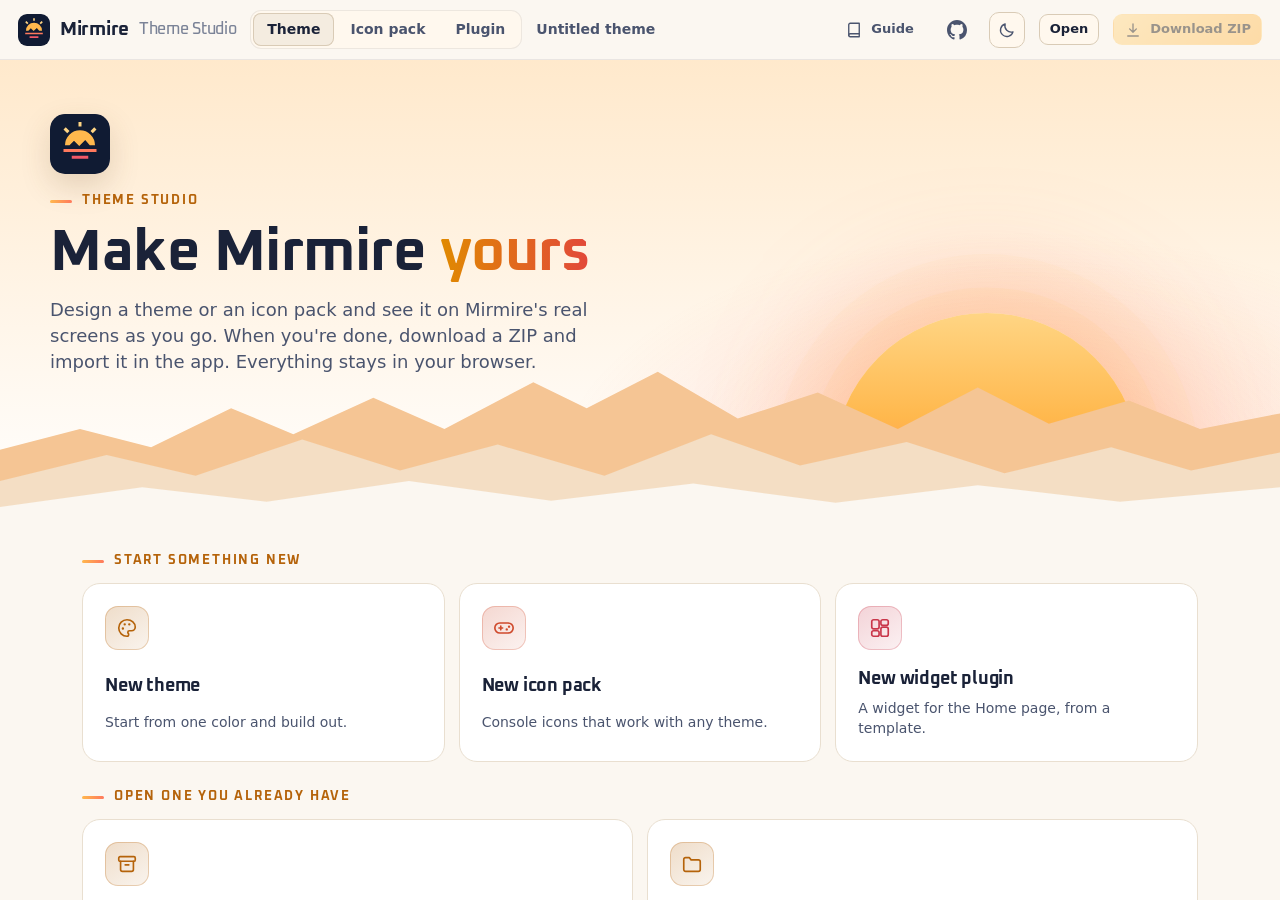
<file: docs/theme-maker/index.html>
<!doctype html>
<html lang="en">
<head>
  <meta charset="utf-8">
  <meta name="viewport" content="width=device-width, initial-scale=1">
  <title>Mirmire Theme Studio</title>
  <meta name="description" content="Design themes and console icon packs for Mirmire, the retro game launcher for Android, with a live preview of the app's screens.">
  <link rel="icon" href="assets/mirmire-icon.svg" type="image/svg+xml">
  <link rel="stylesheet" href="studio.css">
</head>
<body>
  <div class="app">
    <header class="bar">
      <a class="brand" href="../" title="Back to the Mirmire site"><img class="mark" src="assets/mirmire-icon.svg" alt="" width="34" height="34">Mirmire <small>Theme Studio</small></a>
      <div class="seg" id="mode" role="tablist" aria-label="What you're making">
        <button data-mode="theme" class="on">Theme</button>
        <button data-mode="icons">Icon pack</button>
        <button data-mode="plugin">Plugin</button>
      </div>
      <span class="hide-sm" id="title" style="color:var(--ink-2);font-weight:600;overflow:hidden;text-overflow:ellipsis;white-space:nowrap"></span>
      <span class="spacer"></span>
      <a class="btn ghost small hide-sm" href="../CREATING.html" target="_blank" rel="noopener"><svg viewBox="0 0 24 24" fill="none" stroke="currentColor" stroke-width="1.8" stroke-linecap="round" stroke-linejoin="round" aria-hidden="true"><path d="M5 5a2 2 0 0 1 2-2h12v14H7a2 2 0 0 0-2 2z"/><path d="M5 19a2 2 0 0 0 2 2h12v-4"/></svg>Guide</a>
      <a class="iconbtn" href="https://github.com/Mirmire-Launcher/mirmire" target="_blank" rel="noopener" title="Mirmire on GitHub" aria-label="Mirmire on GitHub"><svg width="20" height="20" viewBox="0 0 16 16" fill="currentColor" aria-hidden="true"><path d="M8 0C3.58 0 0 3.58 0 8c0 3.54 2.29 6.53 5.47 7.59.4.07.55-.17.55-.38 0-.19-.01-.82-.01-1.49-2.01.37-2.53-.49-2.69-.94-.09-.23-.48-.94-.82-1.13-.28-.15-.68-.52-.01-.53.63-.01 1.08.58 1.23.82.72 1.21 1.87.87 2.33.66.07-.52.28-.87.51-1.07-1.78-.2-3.64-.89-3.64-3.95 0-.87.31-1.59.82-2.15-.08-.2-.36-1.02.08-2.12 0 0 .67-.21 2.2.82.64-.18 1.32-.27 2-.27.68 0 1.36.09 2 .27 1.53-1.04 2.2-.82 2.2-.82.44 1.1.16 1.92.08 2.12.51.56.82 1.27.82 2.15 0 3.07-1.87 3.75-3.65 3.95.29.25.54.73.54 1.48 0 1.07-.01 1.93-.01 2.2 0 .21.15.46.55.38A8.013 8.013 0 0016 8c0-4.42-3.58-8-8-8z"/></svg></a>
      <button class="iconbtn" id="themeBtn" title="Light or dark page" aria-label="Light or dark page"><svg width="18" height="18" viewBox="0 0 24 24" fill="none" stroke="currentColor" stroke-width="1.8" stroke-linecap="round" stroke-linejoin="round" aria-hidden="true"><path d="M20 14.5A8.5 8.5 0 0 1 9.5 4 8.5 8.5 0 1 0 20 14.5z"/></svg></button>
      <button class="btn small" id="newBtn">Open</button>
      <button class="btn primary small" id="downloadTop"><svg viewBox="0 0 24 24" fill="none" stroke="currentColor" stroke-width="1.8" stroke-linecap="round" stroke-linejoin="round" aria-hidden="true"><path d="M12 4v11M7.5 10.5L12 15l4.5-4.5M5 20h14"/></svg>Download ZIP</button>
    </header>

    <div class="work">
      <nav class="nav" id="nav" aria-label="Sections"></nav>
      <section class="editor" id="editor" aria-label="Editor"></section>
      <section class="stage" aria-label="Live preview">
        <div class="stagetop">
          <div class="stagebar">
            <span class="barlabel">Screen</span>
            <div class="seg" id="scenes"></div>
            <span class="spacer"></span>
            <div class="toolset" role="group" aria-label="Preview tools">
              <button class="btn small" id="pickBtn" title="Click part of the preview to edit its color">Pick</button>
              <button class="btn small on" id="soundBtn" title="Navigation sounds">Sounds</button>
              <button class="btn small" id="musicBtn" title="Play the theme's music">Music</button>
            </div>
          </div>
          <div class="stagebar viewopts">
            <label class="opt"><span>Device</span><select class="input" id="frame" aria-label="Frame"><option value="device">Handheld</option><option value="flat">Screen only</option><option value="dual">Dual screen</option></select></label>
            <label class="opt"><span>Size</span><select class="input" id="screenSize" aria-label="Screen"></select></label>
            <label class="opt"><span>Buttons</span><select class="input" id="glyphs" aria-label="Controller buttons" title="Which controller's buttons the hints show. Matches Settings › Controls in the app."></select></label>
          </div>
        </div>
        <div class="viewport" id="viewport">
          <div class="device hh" id="device">
            <div class="grip l"><span class="well"><span class="stick"></span></span><span class="dpad"><i></i><i></i><i></i></span><span class="hh-sys"><i></i></span><span class="grille"><i></i><i></i><i></i><i></i><i></i><i></i><i></i><i></i></span></div><div class="grip r"><span class="face"><b>Y</b><b>X</b><b>B</b><b>A</b></span><span class="well"><span class="stick"></span></span><span class="hh-sys"><i></i></span><span class="grille"><i></i><i></i><i></i><i></i><i></i><i></i><i></i><i></i></span></div>
            <div class="screen" id="screen" tabindex="0" aria-label="Preview. Use the arrow keys, Enter and Escape."><div class="screen-inner" id="screenInner"></div></div>
            <div class="screen screen2" id="screen2" aria-label="Second screen preview"><div class="screen-inner" id="screen2Inner"></div></div>
          </div>
        </div>
        <div class="stagefoot">
          <div class="paletteStrip" id="strip"></div>
          <div class="checks" id="checks"></div>
          <span class="tip">Arrow keys move · Enter opens · Esc goes back · Q / E switch tabs</span>
        </div>
      </section>
    </div>
  </div>

  <div class="start hidden" id="start"></div>
  <div class="dropzone hidden" id="dropzone"><div>Drop to add<small>A theme or icon pack ZIP, a folder, or loose images, videos and sounds. They're sorted by name.</small></div></div>
  <div class="toast hidden" id="toast" role="status"></div>

  <script type="module" src="js/app.js"></script>
</body>
</html>
</file>
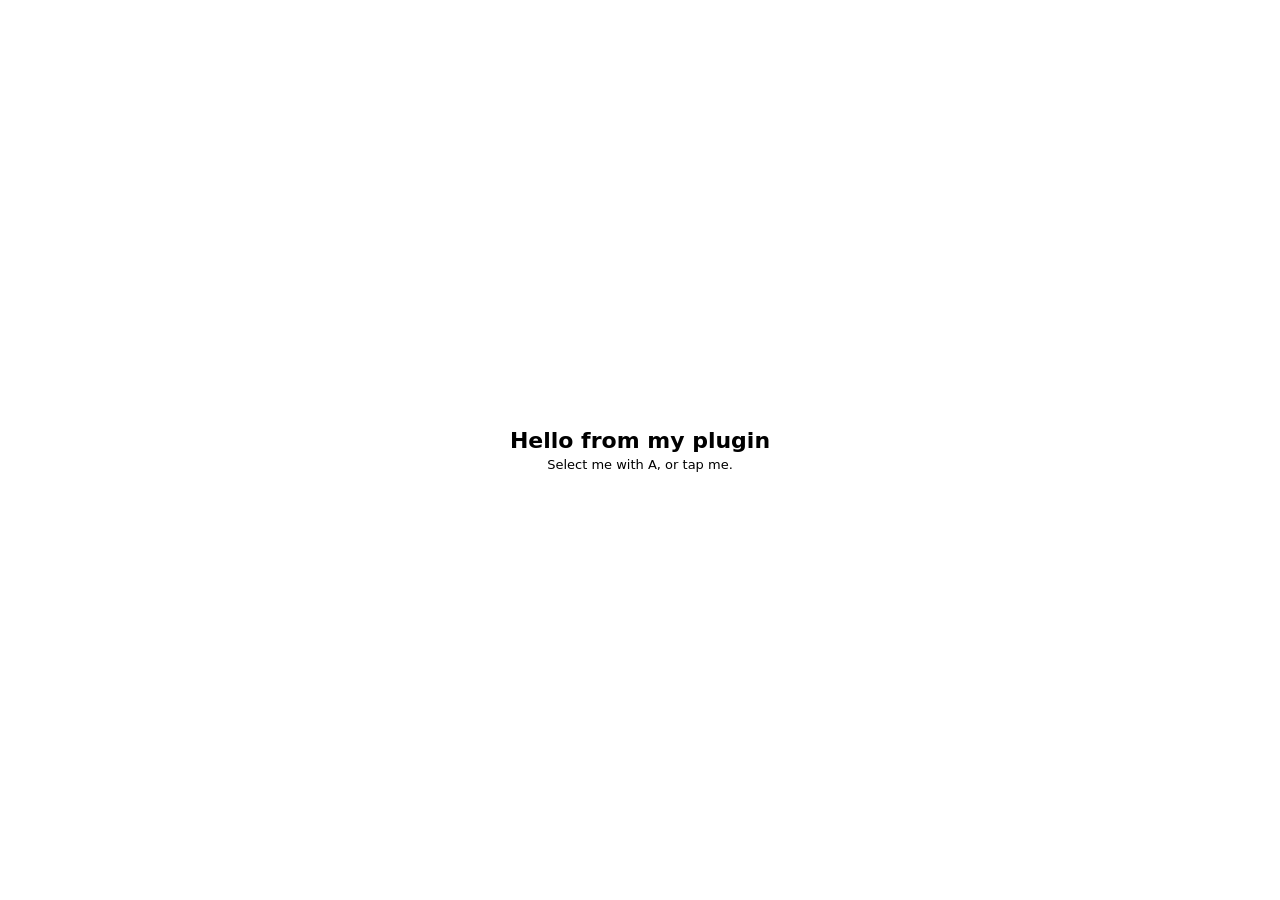
<file: docs/theme-maker/assets/plugins/blank.html>
<!doctype html>
<html>
<head>
<meta charset="utf-8">
<style>
  /* Theme colors arrive as CSS variables: --primary, --on-surface, --on-surface-variant, --tertiary… */
  html, body { margin: 0; height: 100%; }
  body { display: grid; place-items: center; font-family: system-ui, sans-serif; color: var(--on-surface); }
  h1 { margin: 0; font-size: 22px; color: var(--primary); }
  p { margin: 4px 0 0; color: var(--on-surface-variant); font-size: 13px; text-align: center; }
</style>
</head>
<body>
  <div>
    <h1 id="hello">Hello from my plugin</h1>
    <p>Select me with A, or tap me.</p>
  </div>
<script>
  const m = window.mirmire;
  let taps = Number(m.storage.get("taps") || 0);
  function show() { document.getElementById("hello").textContent = taps ? `Selected ${taps} time${taps === 1 ? "" : "s"}` : "Hello from my plugin"; }
  function select() { taps++; m.storage.set("taps", taps); show(); }
  document.addEventListener("click", select);
  window.addEventListener("mirmire:select", select);
  show();
</script>
</body>
</html>
</file>
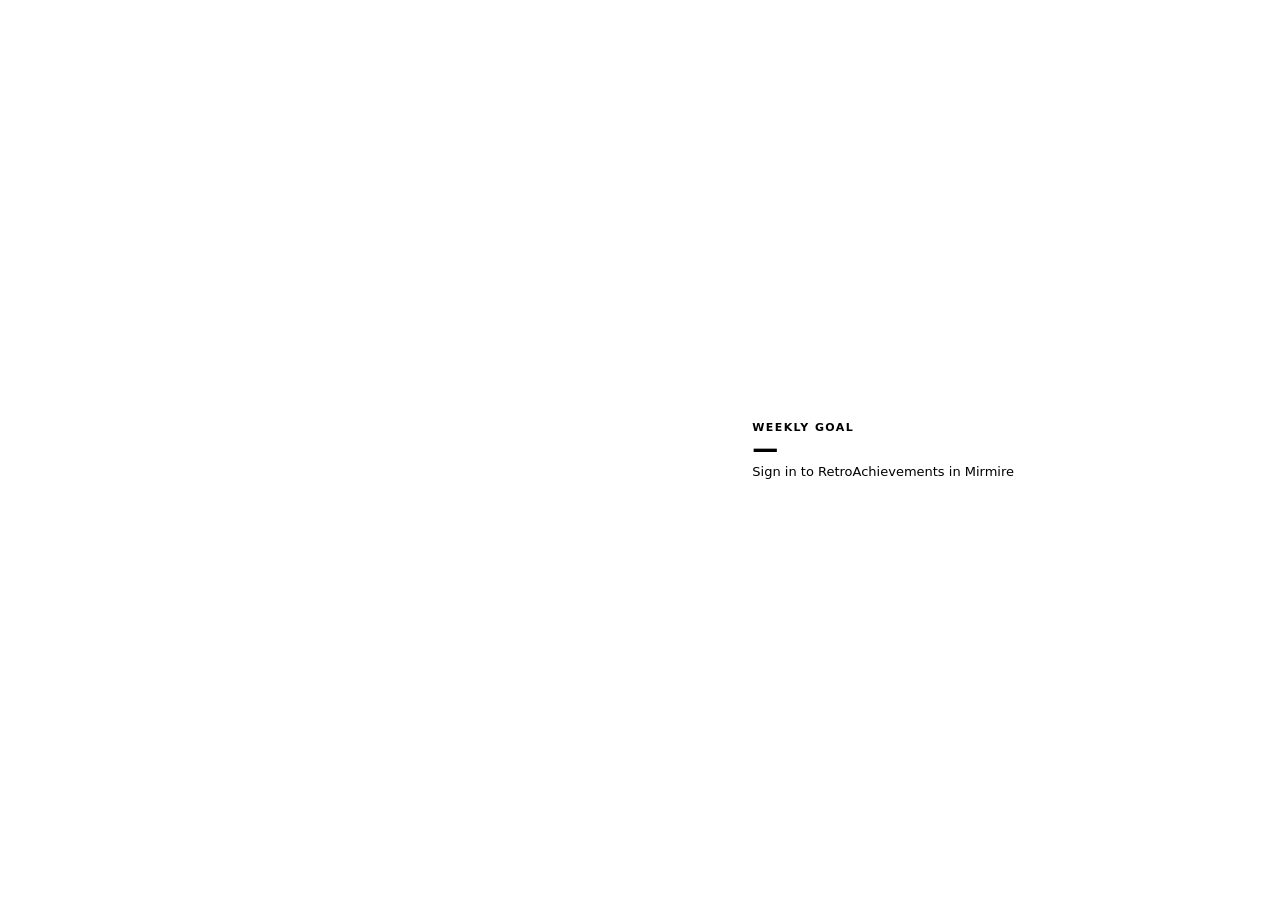
<file: docs/theme-maker/assets/plugins/trophy-meter.html>
<!doctype html>
<html>
<head>
<meta charset="utf-8">
<style>
  html, body { margin: 0; height: 100%; }
  body { display: flex; align-items: center; gap: 16px; padding: 12px 18px; box-sizing: border-box; font-family: system-ui, sans-serif; color: var(--on-surface); }
  svg { height: 82%; flex: none; }
  .k { font-size: 11px; font-weight: 800; letter-spacing: 1.4px; color: var(--tertiary); text-transform: uppercase; }
  .n { font-size: 26px; font-weight: 800; }
  .s { font-size: 13px; color: var(--on-surface-variant); }
</style>
</head>
<body>
  <svg viewBox="0 0 100 100"><circle cx="50" cy="50" r="42" fill="none" stroke="var(--surface-variant)" stroke-width="10"/>
    <circle id="arc" cx="50" cy="50" r="42" fill="none" stroke="var(--tertiary)" stroke-width="10" stroke-linecap="round"
      stroke-dasharray="264" stroke-dashoffset="264" transform="rotate(-90 50 50)"/></svg>
  <div><div class="k">Weekly goal</div><div class="n" id="n">—</div><div class="s" id="s">Sign in to RetroAchievements in Mirmire</div></div>
<script>
  // Needs the "achievements" permission in plugin.json.
  const a = window.mirmire.achievements();
  const GOAL = 100; // points this week
  if (a) {
    const pct = Math.min(1, a.weekPoints / GOAL);
    document.getElementById("arc").style.strokeDashoffset = 264 * (1 - pct);
    document.getElementById("n").textContent = `${a.weekPoints} / ${GOAL} points`;
    document.getElementById("s").textContent = `${a.weekUnlocks} unlocks this week` + (a.streakDays > 1 ? ` · ${a.streakDays} day streak` : "");
  }
</script>
</body>
</html>
</file>
<file: docs/theme-maker/studio.css>
@font-face { font-family: Oxanium; src: url("assets/fonts/oxanium_regular.ttf") format("truetype"); font-weight: 400; }
@font-face { font-family: Oxanium; src: url("assets/fonts/oxanium_medium.ttf") format("truetype"); font-weight: 500; }
@font-face { font-family: Oxanium; src: url("assets/fonts/oxanium_semibold.ttf") format("truetype"); font-weight: 600; }
@font-face { font-family: Oxanium; src: url("assets/fonts/oxanium_bold.ttf") format("truetype"); font-weight: 700 900; }

/* The same palette as the landing page: dawn navy with gold, coral and rose. */
:root {
  --ink: #FFF4E4; --ink-2: #C9D2E1; --ink-3: #8D9AB0; --bg: #0B1326; --panel: #101B33; --panel-2: #142037;
  --panel-3: #1B2A45; --line: #25364F; --line-2: #354869; --accent: #FFB84D; --accent-ink: #241A11;
  --hero-top: #16244A; --ridge-1: #2C2A57; --ridge-2: #17213F; --hair: #ffffff10; --shadow: #0009;
  --tone-gold: #FFB84D; --tone-coral: #FF8A70; --tone-rose: #FF7B88;
  --gold: #FFB84D; --pale: #FFD584; --coral: #FF795D; --rose: #F25967;
  --good: #4FD18B; --warn: #FFC857; --bad: #FF7A7A; --radius: 14px;
  color-scheme: dark;
}
:root[data-theme="light"] {
    --ink: #1A2238; --ink-2: #4A546E; --ink-3: #7B8397; --bg: #FBF7F1; --panel: #FFFFFF; --panel-2: #FFF8EE;
    --panel-3: #F4ECE0; --line: #E9DFD0; --line-2: #D9CBB6; --accent: #B5630A; --accent-ink: #FFFFFF;
    --hero-top: #FFE9CC; --ridge-1: #F5C594; --ridge-2: #F4DEC4; --hair: #1A223814; --shadow: #6B4A1F2E;
    --tone-gold: #B5630A; --tone-coral: #CF4A2C; --tone-rose: #C9364A; color-scheme: light;
}
@media (prefers-color-scheme: light) {
  :root:not([data-theme="dark"]) {
    --ink: #1A2238; --ink-2: #4A546E; --ink-3: #7B8397; --bg: #FBF7F1; --panel: #FFFFFF; --panel-2: #FFF8EE;
    --panel-3: #F4ECE0; --line: #E9DFD0; --line-2: #D9CBB6; --accent: #B5630A; --accent-ink: #FFFFFF;
    --hero-top: #FFE9CC; --ridge-1: #F5C594; --ridge-2: #F4DEC4; --hair: #1A223814; --shadow: #6B4A1F2E;
    --tone-gold: #B5630A; --tone-coral: #CF4A2C; --tone-rose: #C9364A; color-scheme: light;
  }
}

* { box-sizing: border-box; }
html, body { margin: 0; height: 100%; }
body { background: var(--bg); color: var(--ink); font: 14px/1.45 "Inter", "Source Sans 3", system-ui, -apple-system, sans-serif; }
button, input, select, textarea { font: inherit; color: inherit; }
button { cursor: pointer; }
code { font-family: ui-monospace, Menlo, monospace; font-size: .9em; background: var(--panel-3); padding: 1px 5px; border-radius: 5px; }
a { color: var(--accent); }
.hidden { display: none !important; }

/* ---------- app shell ---------- */
.app { display: grid; grid-template-rows: 60px 1fr; height: 100vh; }
.bar { display: flex; align-items: center; gap: 14px; padding: 0 18px; border-bottom: 1px solid var(--line); background: var(--panel); }
.brand { display: flex; align-items: center; gap: 10px; font-family: Oxanium, sans-serif; font-weight: 700; font-size: 17px; letter-spacing: .3px; white-space: nowrap; }
.brand .mark { width: 32px; height: 32px; border-radius: 9px; display: block; box-shadow: 0 0 0 1px #ffffff14; }
.brand small { color: var(--ink-3); font-weight: 500; font-family: inherit; }
.seg { display: inline-flex; padding: 3px; gap: 2px; border-radius: 11px; background: var(--panel-3); }
.seg button { border: 0; background: none; padding: 6px 14px; border-radius: 8px; color: var(--ink-2); font-weight: 600; white-space: nowrap; }
.seg button.on { background: var(--panel); color: var(--ink); box-shadow: 0 1px 3px #0003; }
.spacer { flex: 1; }
.btn { display: inline-flex; align-items: center; gap: 8px; border: 1px solid var(--line-2); background: var(--panel-2); padding: 8px 14px; border-radius: 10px; font-weight: 600; white-space: nowrap; }
.btn:hover { border-color: var(--ink-3); }
.btn.primary { background: var(--accent); color: var(--accent-ink); border-color: transparent; }
.btn.primary:disabled { opacity: .45; cursor: not-allowed; }
.btn.small { padding: 5px 10px; font-size: 13px; border-radius: 8px; }
.btn.ghost { background: none; }
.btn.danger { background: var(--bad); color: #fff; border-color: transparent; }
.btn svg { width: 18px; height: 18px; }
.iconbtn { border: 0; background: none; color: var(--ink-2); padding: 6px; border-radius: 8px; display: inline-grid; place-items: center; }
.iconbtn:hover { background: var(--panel-3); color: var(--ink); }

.work { display: grid; grid-template-columns: 64px 380px 1fr; min-height: 0; }
.nav { border-right: 1px solid var(--line); background: var(--panel); display: flex; flex-direction: column; align-items: center; padding: 10px 0; gap: 4px; }
.nav button { width: 48px; height: 48px; border: 0; border-radius: 12px; background: none; color: var(--ink-3); display: grid; place-items: center; position: relative; }
.nav button:hover { color: var(--ink); background: var(--panel-3); }
.nav button.on { color: var(--accent); background: color-mix(in srgb, var(--accent) 14%, transparent); }
.nav button .dot { position: absolute; top: 9px; right: 9px; width: 7px; height: 7px; border-radius: 50%; background: var(--good); }
.nav button[data-tip]:hover::after { content: attr(data-tip); position: absolute; left: 54px; background: var(--panel-3); color: var(--ink); padding: 4px 9px; border-radius: 7px; font-size: 12px; white-space: nowrap; z-index: 20; border: 1px solid var(--line-2); }

.editor { border-right: 1px solid var(--line); background: var(--panel); overflow-y: auto; padding: 20px 20px 80px; }
.editor h2 { font-family: Oxanium, sans-serif; font-size: 20px; margin: 0 0 4px; }
.editor .lede { color: var(--ink-2); margin: 0 0 18px; }
.editor h3 { font-size: 12px; text-transform: uppercase; letter-spacing: 1.2px; color: var(--ink-3); margin: 22px 0 10px; }
.field { display: grid; gap: 6px; margin-bottom: 14px; }
.field > span { font-weight: 600; font-size: 13px; }
.field small, .hint { color: var(--ink-3); font-size: 12px; }
.input, select.input { width: 100%; padding: 9px 11px; border-radius: 10px; border: 1px solid var(--line-2); background: var(--panel-2); outline: none; }
.input:focus { border-color: var(--accent); }
.input.bad { border-color: var(--bad); }
.row2 { display: grid; grid-template-columns: 1fr 1fr; gap: 10px; }
.chips { display: flex; flex-wrap: wrap; gap: 6px; }
.chip { border: 1px solid var(--line-2); background: var(--panel-2); padding: 6px 11px; border-radius: 999px; font-weight: 600; font-size: 13px; color: var(--ink-2); }
.chip.on { background: var(--accent); color: var(--accent-ink); border-color: transparent; }
.toggle { display: flex; align-items: center; justify-content: space-between; gap: 12px; padding: 10px 0; border-bottom: 1px solid var(--line); }
.toggle:last-child { border-bottom: 0; }
.switch { appearance: none; width: 40px; height: 22px; border-radius: 99px; background: var(--line-2); position: relative; cursor: pointer; flex: none; transition: background .15s; }
.switch::after { content: ""; position: absolute; top: 3px; left: 3px; width: 16px; height: 16px; border-radius: 50%; background: #fff; transition: transform .15s; }
.switch:checked { background: var(--accent); }
.switch:checked::after { transform: translateX(18px); }
.slider { display: grid; grid-template-columns: 1fr 44px; align-items: center; gap: 10px; }
.slider input { accent-color: var(--accent); width: 100%; }
.slider output { text-align: right; color: var(--ink-2); font-variant-numeric: tabular-nums; }
.note { background: var(--panel-2); border: 1px solid var(--line); border-radius: 12px; padding: 10px 12px; color: var(--ink-2); font-size: 13px; }
.note.warn { border-color: color-mix(in srgb, var(--warn) 50%, var(--line)); }
.bad-text { color: var(--bad); font-size: 12px; }

/* colors */
.seedrow { display: grid; grid-template-columns: 54px 1fr; gap: 12px; align-items: center; }
.bigswatch { width: 54px; height: 54px; border-radius: 14px; border: 1px solid var(--line-2); position: relative; overflow: hidden; }
.bigswatch input { position: absolute; inset: -10px; width: 80px; height: 80px; opacity: 0; cursor: pointer; }
.picks { display: flex; gap: 6px; flex-wrap: wrap; }
.pick { width: 26px; height: 26px; border-radius: 8px; border: 2px solid transparent; outline: 1px solid var(--line-2); }
.pick:hover { transform: scale(1.1); }
.colorlist { display: grid; gap: 4px; }
.crow { display: grid; grid-template-columns: 34px 1fr 96px; gap: 10px; align-items: center; padding: 5px 6px; border-radius: 10px; }
.crow:hover, .crow.flash { background: var(--panel-2); }
.crow.flash { outline: 2px solid var(--accent); }
.crow .sw { width: 34px; height: 34px; border-radius: 9px; border: 1px solid var(--line-2); position: relative; overflow: hidden; background-image: linear-gradient(45deg, #8884 25%, transparent 25%, transparent 75%, #8884 75%), linear-gradient(45deg, #8884 25%, transparent 25%, transparent 75%, #8884 75%); background-size: 10px 10px; background-position: 0 0, 5px 5px; }
.crow .sw i { position: absolute; inset: 0; }
.crow .sw input { position: absolute; inset: -8px; width: 60px; height: 60px; opacity: 0; cursor: pointer; }
.crow b { display: block; font-size: 13px; }
.crow small { color: var(--ink-3); font-size: 12px; }
.crow .input { padding: 6px 8px; font-family: ui-monospace, Menlo, monospace; font-size: 12px; }
.crow.unset .input { color: var(--ink-3); }

/* drops */
.drop { position: relative; border: 1.5px dashed var(--line-2); border-radius: 12px; padding: 12px; background: var(--panel-2); display: grid; grid-template-columns: 56px 1fr auto; gap: 12px; align-items: center; min-height: 72px; transition: border-color .15s, background .15s; }
.drop.over { border-color: var(--accent); background: color-mix(in srgb, var(--accent) 8%, var(--panel-2)); }
.drop .thumb { width: 56px; height: 48px; border-radius: 8px; background: var(--panel-3); display: grid; place-items: center; overflow: hidden; color: var(--ink-3); }
.drop .thumb img, .drop .thumb video { width: 100%; height: 100%; object-fit: cover; }
.drop .thumb.contain img { object-fit: contain; }
.drop b { display: block; font-size: 13px; }
.drop small { color: var(--ink-3); font-size: 12px; display: block; overflow: hidden; text-overflow: ellipsis; white-space: nowrap; max-width: 190px; }
.drop .warn { color: var(--warn); font-size: 12px; }
.drop input[type=file] { position: absolute; inset: 0; opacity: 0; cursor: pointer; }
.drop .tools { display: flex; gap: 2px; position: relative; z-index: 2; }
.stack { display: grid; gap: 8px; }

.sysgrid { display: grid; grid-template-columns: repeat(4, 1fr); gap: 8px; }
.sys { position: relative; aspect-ratio: 1; border-radius: 12px; border: 1.5px dashed var(--line-2); background: var(--panel-2); display: grid; place-items: center; overflow: hidden; }
.sys.has { border-style: solid; border-color: var(--line); }
.sys.over { border-color: var(--accent); }
.sys img, .sys video { width: 74%; height: 74%; object-fit: contain; }
.sys.bgcell img, .sys.bgcell video { width: 100%; height: 100%; object-fit: cover; }
.sys .lbl { position: absolute; left: 0; right: 0; bottom: 0; font-size: 10px; text-align: center; padding: 3px; background: linear-gradient(transparent, #000a); color: #fff; font-weight: 600; }
.sys .badge { position: absolute; top: 4px; right: 4px; font-size: 9px; background: #000a; color: #fff; padding: 1px 5px; border-radius: 6px; }
.sys .ghost { color: var(--ink-3); font-size: 11px; text-align: center; padding: 6px; }
.sys input[type=file] { position: absolute; inset: 0; opacity: 0; cursor: pointer; }
.sys .x { position: absolute; top: 3px; left: 3px; z-index: 2; background: #000a; color: #fff; border: 0; border-radius: 6px; width: 20px; height: 20px; display: none; padding: 0; line-height: 20px; }
.sys:hover .x { display: block; }
.sys.focus { outline: 2px solid var(--accent); outline-offset: 2px; }

.soundgrid { display: grid; gap: 6px; }
.sound { display: grid; grid-template-columns: 34px 1fr auto; gap: 10px; align-items: center; padding: 8px 10px; border: 1.5px dashed var(--line-2); border-radius: 11px; background: var(--panel-2); position: relative; }
.sound.has { border-style: solid; border-color: var(--line); }
.sound.over { border-color: var(--accent); }
.sound .play { width: 34px; height: 34px; border-radius: 50%; border: 0; background: var(--panel-3); display: grid; place-items: center; color: var(--ink); position: relative; z-index: 2; }
.sound.has .play { background: var(--accent); color: var(--accent-ink); }
.sound b { font-size: 13px; }
.sound small { color: var(--ink-3); font-size: 12px; display: block; }
.sound input[type=file] { position: absolute; inset: 0; opacity: 0; cursor: pointer; }
.sound .tools { position: relative; z-index: 2; display: flex; align-items: center; gap: 4px; }

/* ---------- stage ---------- */
.stage { min-width: 0; display: grid; grid-template-columns: minmax(0, 1fr); grid-template-rows: auto 1fr auto; background:
  radial-gradient(1200px 600px at 50% 40%, color-mix(in srgb, var(--stage-glow, #7C9CFF) 14%, transparent), transparent 70%), var(--bg); }
.stagebar { display: flex; align-items: center; gap: 10px; padding: 14px 20px 0; flex-wrap: wrap; }
.stagebar .seg button { padding: 6px 12px; }
.viewport { position: relative; min-height: 0; min-width: 0; display: grid; place-items: center; padding: 18px; overflow: hidden; }
/* Handheld: a rounded-rectangle body with shoulder buttons, recessed sticks with lights, D-pad, face buttons,
   Start/Select and speaker grilles. Grips are flex columns, so the parts scale with the device. */
.hh { --hh-light-l: #FFB84D; --hh-light-r: #FF795D; position: relative; isolation: isolate; border-radius: 46px;
  background: linear-gradient(180deg, #3B4253 0%, #232833 38%, #181B23 100%);
  box-shadow: 0 40px 80px #000a, inset 0 2px 0 #ffffff26, inset 0 -4px 0 #0008, inset 0 0 0 1px #ffffff0d; }
.hh::before, .hh::after { content: ""; position: absolute; top: -13px; width: 24%; height: 20px; z-index: -1; border-radius: 14px 14px 4px 4px;
  background: linear-gradient(180deg, #4A5265, #262B36); box-shadow: inset 0 1px 0 #ffffff30; }
.hh::before { left: 7%; } .hh::after { right: 7%; }
.hh .hh-screen { background: #05070A; border-radius: 16px; padding: 10px; box-shadow: inset 0 0 0 1px #ffffff14, 0 0 0 2px #0006; position: relative; z-index: 1; }
.hh .grip { display: flex; flex-direction: column; align-items: center; justify-content: space-evenly; }
.hh .well { width: 74%; aspect-ratio: 1; border-radius: 50%; display: grid; place-items: center; background: radial-gradient(circle, #0B0D12 58%, #1E222C 72%); box-shadow: inset 0 3px 6px #000c, 0 1px 0 #ffffff14; }
.hh .stick { width: 76%; aspect-ratio: 1; border-radius: 50%; position: relative;
  background: repeating-radial-gradient(circle at 50% 50%, #2C313D 0 3px, #262A35 3px 6px);
  box-shadow: 0 0 0 3px var(--hh-light-l), 0 0 18px 4px color-mix(in srgb, var(--hh-light-l) 70%, transparent), 0 6px 10px #000b, inset 0 2px 0 #ffffff22; }
.hh .grip.r .stick { box-shadow: 0 0 0 3px var(--hh-light-r), 0 0 18px 4px color-mix(in srgb, var(--hh-light-r) 70%, transparent), 0 6px 10px #000b, inset 0 2px 0 #ffffff22; }
.hh .stick::after { content: ""; position: absolute; inset: 30%; border-radius: 50%; background: radial-gradient(circle at 40% 35%, #3A404E, #1C2029); box-shadow: inset 0 1px 0 #ffffff1a; }
.hh .dpad { width: 62%; aspect-ratio: 1; position: relative; }
.hh .dpad i { position: absolute; background: linear-gradient(180deg, #2B303B, #171A21); box-shadow: inset 0 1px 0 #ffffff1f, 0 3px 4px #0009; border-radius: 6px; }
.hh .dpad i:nth-child(1) { left: 34%; right: 34%; top: 2%; bottom: 2%; }
.hh .dpad i:nth-child(2) { top: 34%; bottom: 34%; left: 2%; right: 2%; }
.hh .dpad i:nth-child(3) { left: 44%; top: 44%; width: 12%; height: 12%; border-radius: 50%; background: #11141A; box-shadow: inset 0 1px 2px #000; }
.hh .face { width: 74%; aspect-ratio: 1; position: relative; }
.hh .face b { position: absolute; width: 33%; aspect-ratio: 1; border-radius: 50%; display: grid; place-items: center;
  background: radial-gradient(circle at 45% 35%, #333948, #191C24); box-shadow: inset 0 1px 0 #ffffff26, 0 3px 4px #000a;
  font: 800 clamp(7px, 0.85vw, 12px)/1 system-ui, sans-serif; }
.hh .face b:nth-child(1) { left: 33.5%; top: 0; color: #F5C518; }
.hh .face b:nth-child(2) { left: 0; top: 33.5%; color: #4D9BFF; }
.hh .face b:nth-child(3) { right: 0; top: 33.5%; color: #FF5E63; }
.hh .face b:nth-child(4) { left: 33.5%; bottom: 0; color: #4FD18B; }
.hh .hh-sys { display: flex; gap: 10%; width: 70%; justify-content: center; }
.hh .hh-sys i { width: 30%; height: 7px; border-radius: 5px; background: #0E1016; box-shadow: inset 0 1px 1px #000, 0 1px 0 #ffffff12; }
.hh .grille { display: grid; grid-template-columns: repeat(4, 4px); gap: 4px; opacity: .7; }
.hh .grille i { width: 4px; height: 4px; border-radius: 50%; background: #0A0C10; box-shadow: 0 1px 0 #ffffff10; }
.device { padding: 46px 118px; transform-origin: center; }
.device .grip { position: absolute; top: 24px; bottom: 24px; width: 118px; }
.device .grip.l { left: 0; } .device .grip.r { right: 0; }
.device .well { width: 64%; } .device .dpad { width: 54%; } .device .face { width: 66%; }
.device.flat { padding: 10px; border-radius: 22px; }
.device.flat::before, .device.flat::after, .device.flat .grip { display: none; }
.screen { position: relative; overflow: hidden; border-radius: 10px; background: #000; z-index: 1; box-shadow: 0 0 0 10px #05070A, 0 0 0 11px #ffffff14; }
.device.flat .screen { box-shadow: none; }
.screen-inner { transform-origin: 0 0; position: absolute; left: 0; top: 0; }
.stagefoot { display: flex; align-items: center; gap: 14px; padding: 0 20px 16px; flex-wrap: wrap; justify-content: center; }
.paletteStrip { display: flex; border-radius: 10px; overflow: hidden; border: 1px solid var(--line); }
.paletteStrip button { width: 26px; height: 26px; border: 0; }
.checks { display: flex; gap: 8px; flex-wrap: wrap; }
.check { font-size: 12px; padding: 4px 10px; border-radius: 99px; background: var(--panel); border: 1px solid var(--line); color: var(--ink-2); display: inline-flex; gap: 6px; align-items: center; }
.check b { font-variant-numeric: tabular-nums; }
.check.good b { color: var(--good); }
.check.low b { color: var(--warn); }
.check.bad b { color: var(--bad); }
.tip { color: var(--ink-3); font-size: 12px; }

/* ---------- start screen ---------- */
.start { position: fixed; inset: 60px 0 0; background: var(--bg); overflow-y: auto; z-index: 30; padding: 40px 32px 60px; }
.start-in { max-width: 1180px; margin: 0 auto; }
.start h1 { font-family: Oxanium, sans-serif; font-size: 40px; margin: 0 0 8px; letter-spacing: -.5px; }
.start .lede { color: var(--ink-2); font-size: 16px; max-width: 640px; margin: 0 0 28px; }
.ways { display: grid; grid-template-columns: repeat(4, 1fr); gap: 14px; margin-bottom: 34px; }
.way { position: relative; text-align: left; border: 1px solid var(--line); background: var(--panel); border-radius: 16px; padding: 18px; display: grid; gap: 6px; transition: transform .15s, border-color .15s; }
.way:hover { transform: translateY(-2px); border-color: var(--accent); }
.way .ic { width: 40px; height: 40px; border-radius: 12px; display: grid; place-items: center; background: color-mix(in srgb, var(--accent) 16%, transparent); color: var(--accent); margin-bottom: 6px; }
.way b { font-size: 15px; }
.way span { color: var(--ink-2); font-size: 13px; }
.way input[type=file] { position: absolute; inset: 0; opacity: 0; cursor: pointer; }
.start h2 { font-size: 13px; text-transform: uppercase; letter-spacing: 1.4px; color: var(--ink-3); margin: 0 0 12px; }
.gallery { display: grid; grid-template-columns: repeat(auto-fill, minmax(210px, 1fr)); gap: 14px; }
.tpl { border: 1px solid var(--line); background: var(--panel); border-radius: 16px; padding: 0; overflow: hidden; text-align: left; transition: transform .15s, border-color .15s; }
.tpl:hover { transform: translateY(-3px); border-color: var(--accent); }
.tpl .mini { height: 118px; position: relative; overflow: hidden; }
.tpl .meta { padding: 10px 12px; display: flex; align-items: center; justify-content: space-between; }
.tpl .meta b { font-size: 14px; }
.tpl .meta small { color: var(--ink-3); }
.mini .mbg { position: absolute; inset: 0; background-size: cover; background-position: center; }
.mini .mtabs { position: absolute; left: 10px; top: 10px; display: flex; gap: 4px; }
.mini .mtabs i { height: 12px; width: 26px; border-radius: 9px; }
.mini .mname { position: absolute; left: 12px; top: 34px; font-weight: 800; font-size: 15px; }
.mini .mtiles { position: absolute; left: 50%; bottom: 14px; display: flex; gap: 6px; transform: translateX(-30%); }
.mini .mtiles i { width: 40px; height: 48px; display: block; }

.toast { position: fixed; bottom: 22px; left: 50%; transform: translateX(-50%); background: var(--panel-3); color: var(--ink); border: 1px solid var(--line-2); padding: 10px 16px; border-radius: 12px; z-index: 60; box-shadow: 0 10px 30px #0006; transition: opacity .2s; }
.dropzone { position: fixed; inset: 0; z-index: 50; background: color-mix(in srgb, var(--bg) 80%, transparent); display: grid; place-items: center; pointer-events: none; }
.dropzone div { border: 2px dashed var(--accent); border-radius: 24px; padding: 40px 60px; font-size: 18px; font-weight: 600; background: var(--panel); text-align: center; }
.dropzone small { display: block; color: var(--ink-3); font-weight: 400; font-size: 14px; margin-top: 6px; }

dialog { border: 1px solid var(--line-2); background: var(--panel); color: var(--ink); border-radius: 18px; padding: 22px; max-width: 560px; width: calc(100% - 32px); }
dialog::backdrop { background: #0009; }
dialog h2 { margin: 0 0 6px; font-family: Oxanium, sans-serif; }
.filelist { max-height: 240px; overflow: auto; font-family: ui-monospace, Menlo, monospace; font-size: 12px; background: var(--panel-2); border: 1px solid var(--line); border-radius: 10px; padding: 8px 10px; color: var(--ink-2); margin: 10px 0; }

@media (max-width: 1100px) {
  .work { grid-template-columns: 56px minmax(0, 1fr); grid-template-rows: auto auto; }
  .stage { grid-column: 1 / -1; grid-row: 1; min-height: 420px; }
  .nav { grid-row: 2; }
  .editor { grid-row: 2; }
  .app { height: auto; }
  .ways { grid-template-columns: 1fr 1fr; }
}
@media (max-width: 640px) {
  .bar { gap: 8px; padding: 0 12px; }
  .brand small, .bar .hide-sm { display: none; }
  .work { grid-template-columns: minmax(0, 1fr); grid-template-rows: auto auto auto; }
  .app { grid-template-columns: minmax(0, 1fr); }
  .brand { font-size: 0; gap: 0; }
  .bar .seg button { padding: 6px 10px; }
  #newBtn { padding: 5px 8px; }
  #downloadTop { font-size: 0; gap: 0; padding: 7px 9px; }
  body { overflow-x: hidden; }
  .stage { grid-row: 1; min-height: 0; }
  .nav { grid-row: 2; flex-direction: row; overflow-x: auto; border-right: 0; border-bottom: 1px solid var(--line); padding: 4px 8px; justify-content: flex-start; position: sticky; top: 0; z-index: 10; }
  .editor { grid-row: 3; }
  .nav button[data-tip]:hover::after { display: none; }
  .device { padding: 8px; border-radius: 18px; }
  .device::before, .device::after, .device .grip { display: none; }
  .device .screen { box-shadow: none; }
  .viewport { padding: 10px; }
  .stagebar { padding: 10px 12px 0; }
  .stagebar .seg { max-width: 100%; overflow-x: auto; }
  .stagebar .spacer { display: none; }
  .stagefoot { padding: 0 12px 12px; }
  .stagefoot .tip { display: none; }
  #frame { display: none; }
  .editor { padding: 16px; }
  .ways { grid-template-columns: 1fr; }
  .start { padding: 24px 16px; }
  .start h1 { font-size: 30px; }
  .sysgrid { grid-template-columns: repeat(3, 1fr); }
}

/* ======================================================================
   The mock: Mirmire's screens. Values are dp from the app's Compose code.
   ====================================================================== */
.mock { position: relative; overflow: hidden; font-size: 16px; line-height: 1.25; letter-spacing: .15px; user-select: none; }
.mock * { box-sizing: border-box; }
.mock :where(button) { border: 0; background: none; color: inherit; font: inherit; padding: 0; text-align: left; letter-spacing: inherit; cursor: pointer; }
.m-wall { position: absolute; inset: 0; width: 100%; height: 100%; object-fit: cover; }
.m-content { position: absolute; inset: 0; display: flex; flex-direction: column; }
.mock.with-rail .m-content { left: 72px; }
.m-status { height: 24px; flex: none; display: flex; justify-content: space-between; align-items: center; padding: 0 16px; font-size: 13px; font-weight: 500; color: var(--on-bg); font-family: Roboto, system-ui, sans-serif; }
.m-status-r { display: flex; gap: 5px; align-items: center; }
.m-body { flex: 1; min-height: 0; position: relative; padding: 4px 16px 10px; display: flex; flex-direction: column; }
.mock.with-rail .m-body { padding: 4px 24px 10px; }
.m-muted { color: var(--on-sv); }
.m-label-m { font-size: 12px; font-weight: 500; letter-spacing: .5px; }
.m-body-s { font-size: 12px; }
.m-body-m { font-size: 14px; }
.m-title-s { font-size: 14px; font-weight: 600; }
.m-title-l { font-size: 22px; font-weight: 700; color: var(--on-bg); }
.m-headline-s { font-size: 24px; font-weight: 700; color: var(--on-bg); }

/* FocusTile */
.m-tile { position: relative; background: color-mix(in srgb, var(--sc) 92%, transparent); border: var(--rest-border) !important; border-radius: var(--radius); color: var(--on-surface); transition: transform .18s cubic-bezier(.3,1.4,.6,1), background .15s, box-shadow .15s; }
.m-tile.sel { background: color-mix(in srgb, var(--pc) 85%, transparent); border: 2px solid color-mix(in srgb, var(--primary) 80%, transparent) !important; }
.m-tile.foc { background: var(--sch) !important; border: var(--focus-w) solid var(--primary) !important; box-shadow: 0 6px 16px color-mix(in srgb, var(--primary) 45%, transparent); transform: scale(1.04); z-index: 2; }
.mock.cut .m-tile:not(.m-pill):not(.m-round), .mock.cut .m-panel { border-radius: 0; clip-path: polygon(var(--radius) 0, calc(100% - var(--radius)) 0, 100% var(--radius), 100% calc(100% - var(--radius)), calc(100% - var(--radius)) 100%, var(--radius) 100%, 0 calc(100% - var(--radius)), 0 var(--radius)); }
@supports (corner-shape: bevel) {
  .mock.cut .m-tile:not(.m-pill):not(.m-round), .mock.cut .m-panel { clip-path: none; border-radius: var(--radius); corner-shape: bevel; }
}

/* top bar */
.m-topbar { display: flex; align-items: center; gap: 8px; padding: 6px 16px 0; height: 56px; flex: none; }
.m-tabs { display: flex; gap: 6px; flex: 1; align-items: center; padding: 0 8px; }
.m-pill { border-radius: 999px !important; }
.m-tab { display: inline-flex; align-items: center; gap: 8px; padding: 9px 14px; background: color-mix(in srgb, var(--surface) 55%, transparent); font-weight: 500; }
.m-tab.on { background: var(--primary); color: var(--on-primary); font-weight: 700; }
.m-round { width: 44px; height: 44px; border-radius: 50% !important; display: inline-grid !important; place-items: center; background: var(--sch); flex: none; }

/* side rail */
.m-rail { position: absolute; left: 0; top: 0; bottom: 0; width: 72px; background: var(--surface); display: flex; flex-direction: column; align-items: center; gap: 6px; padding: 30px 0 14px; z-index: 3; }
.m-rail-item { width: 52px; height: 44px; border-radius: 14px; display: grid !important; place-items: center; color: var(--on-sv); }
.m-rail-item.on { background: color-mix(in srgb, var(--primary) 14%, transparent); color: var(--primary); }

/* consoles */
.m-hero { padding: 6px 8px 0; }
.m-kicker { font-size: 14px; font-weight: 700; letter-spacing: 2px; display: flex; gap: 6px; align-items: center; }
.m-hero-name { font-size: 36px; font-weight: 800; color: var(--on-bg); line-height: 1.15; white-space: nowrap; }
.m-count { display: flex; align-items: center; gap: 4px; color: var(--on-sv); font-size: 12px; font-weight: 500; margin-top: 4px; }
.m-wheel { flex: 1; position: relative; display: flex; align-items: center; overflow: visible; }
.m-wheel-track { display: flex; align-items: center; gap: 4px; transition: transform .35s cubic-bezier(.2,.8,.2,1); width: max-content; position: absolute; }
.m-console { display: block; overflow: hidden; flex: none; transition: transform .25s, opacity .25s; }
.m-console.far { transform: scale(.8); opacity: .55; }
.m-console.sel.foc { transform: scale(1); }
/* Theme focus styles and plain bezel cards (MirmireStyle.focusLook / cardBezel). */
.mock .m-tile.foc { border-color: var(--focus) !important; }
.mock.bezel .m-tile:not(.m-play):not(.sel):not(.on) { background: var(--surface) !important; box-shadow: 0 2px 6px rgba(0,0,0,.18); }
.mock.bezel .m-console-tint { display: none; }
.mock.bezel .m-console .m-console-icon { inset: 6%; }
.mock.bezel .m-card .m-art, .mock.bezel .m-card svg { margin: 6px; width: calc(100% - 12px); border-radius: 10px; }
.mock.f-frame .m-tile.foc:not(.m-play) { border-width: calc(var(--focus-w) + 3px) !important; background: color-mix(in srgb, var(--focus) 28%, var(--surface)) !important; box-shadow: 0 6px 16px color-mix(in srgb, var(--focus) 40%, transparent); }
.mock.f-corners .m-tile.foc:not(.m-play) { border: var(--rest-border) !important; box-shadow: 0 4px 12px color-mix(in srgb, var(--focus) 30%, transparent); overflow: visible; }
.mock.f-corners.bezel .m-tile.foc:not(.m-play) { background: var(--surface) !important; }
.mock.f-corners .m-tile.foc::after { content: ""; position: absolute; inset: -8px; border: 3.5px solid var(--focus); border-radius: calc(var(--radius) + 8px); pointer-events: none;
  -webkit-mask: linear-gradient(90deg, #000 0 28%, transparent 28% 72%, #000 72%), linear-gradient(180deg, #000 0 28%, transparent 28% 72%, #000 72%);
  -webkit-mask-composite: source-in; mask: linear-gradient(90deg, #000 0 28%, transparent 28% 72%, #000 72%), linear-gradient(180deg, #000 0 28%, transparent 28% 72%, #000 72%); mask-composite: intersect; }
.m-console-tint { position: absolute; inset: 0; }
.m-console-icon { position: absolute; inset: 14%; display: grid; place-items: center; }
.m-console-icon img { max-width: 100%; max-height: 100%; object-fit: contain; filter: drop-shadow(0 4px 8px #0006); }
.m-noicon { color: var(--on-sv); opacity: .6; }

/* games */
.m-games-head { display: flex; align-items: center; gap: 8px; padding: 6px 4px 10px; }
.m-games-title { display: flex; align-items: center; gap: 10px; flex: 1; min-width: 0; }
.m-games-title .m-title-l { white-space: nowrap; overflow: hidden; text-overflow: ellipsis; }
.m-sysicon { width: 36px; height: 36px; display: grid; place-items: center; flex: none; }
.m-sysicon.sm { width: 18px; height: 18px; }
.m-sysicon img { max-width: 100%; max-height: 100%; object-fit: contain; }
.m-sysicon svg { width: 100%; height: 100%; }
.m-switcher { display: flex; gap: 6px; padding: 3px 10px; border-radius: 999px; background: color-mix(in srgb, var(--sch) 90%, transparent); }
.m-seg { display: inline-flex; align-items: center; gap: 6px; padding: 5px 12px; border-radius: 999px; font-size: 14px; font-weight: 700; color: var(--on-surface); }
.m-seg.on { background: var(--primary); color: var(--on-primary); }
.m-chip { display: inline-flex; align-items: center; gap: 6px; padding: 8px 14px; border-radius: 999px; background: color-mix(in srgb, var(--sch) 90%, transparent); font-size: 14px; font-weight: 500; white-space: nowrap; border: var(--rest-border); }
.m-split { flex: 1; min-height: 0; display: flex; gap: 16px; }
.m-panel { background: color-mix(in srgb, var(--surface) 82%, transparent); border-radius: var(--radius); }
.m-list { flex: .45; padding: 8px; display: flex; flex-direction: column; gap: 4px; overflow: hidden; min-width: 0; }
.m-row { display: flex !important; align-items: center; gap: 12px; padding: 10px 12px; border-radius: 12px !important; background: transparent; flex: none; }
.mock.cut .m-row { clip-path: none !important; }
.m-row.foc { transform: scale(1.02); }
.m-thumb { width: 36px; height: 36px; border-radius: 6px; overflow: hidden; flex: none; }
.m-thumb svg { width: 100%; height: 100%; }
.m-row-text { flex: 1; min-width: 0; display: grid; }
.m-row-text b { font-weight: 500; white-space: nowrap; overflow: hidden; text-overflow: ellipsis; }
.m-row.sel b, .m-row.foc b { font-weight: 700; }
.m-row-text small { font-size: 11px; color: var(--on-sv); font-weight: 500; }
.m-stage { flex: .55; padding: 14px; display: flex; flex-direction: column; gap: 10px; min-width: 0; overflow: hidden; }
.m-stage-media { display: flex; gap: 10px; flex: 1; min-height: 0; }
.m-media { flex: 1.7; border-radius: 14px; background: #000; overflow: hidden; }
.m-media svg, .m-box svg, .m-cover svg, .m-game-art svg, .m-card-art svg, .m-thumb svg { width: 100%; height: 100%; display: block; }
.m-art { width: 100%; height: 100%; object-fit: cover; display: block; }
.m-art.pixel { image-rendering: pixelated; }
.m-box .m-art, .m-media .m-art { object-fit: contain; position: absolute; inset: 0; }
.m-media, .m-box { position: relative; }
.m-stage-media { min-height: 34%; }
.m-box { flex: 1; border-radius: 6px; overflow: hidden; }
.m-stage-meta { display: flex; align-items: center; gap: 6px; }
.m-stage-title { font-size: 26px; font-weight: 800; line-height: 30px; color: var(--on-surface); }
.m-info { display: flex; align-items: center; gap: 4px; color: var(--on-sv); font-size: 12px; font-weight: 500; }
.m-actions { display: flex; align-items: center; gap: 10px; }
.m-status-pill { display: inline-flex; align-items: center; gap: 5px; padding: 4px 10px; border-radius: 999px; font-size: 12px; font-weight: 600; margin-left: auto; white-space: nowrap; }
.m-play { display: inline-flex !important; align-items: center; gap: 8px; min-height: 48px; padding: 12px 22px !important; border-radius: 12px; background: linear-gradient(135deg, var(--play-1), var(--play-2)) !important; color: var(--on-primary) !important; font-weight: 800; letter-spacing: .5px; box-shadow: 0 6px 6px color-mix(in srgb, var(--play-1) 30%, transparent); transition: transform .15s; white-space: nowrap; }
.m-play.foc { border: 2px solid rgba(255,255,255,.9) !important; transform: scale(1.05); box-shadow: 0 8px 18px color-mix(in srgb, var(--play-1) 55%, transparent); }
.mock .m-play:hover { transform: scale(1.03); }

/* game page */
.mock.scene-game .m-body { padding: 0; }
.m-game-art { position: absolute; inset: -20px; opacity: .15; filter: blur(6px); }
.m-iconbtn { position: absolute; left: 4px; top: 4px; width: 48px; height: 48px; display: grid !important; place-items: center; color: var(--on-surface); z-index: 2; }
.m-game { position: absolute; inset: 52px 24px 16px; display: flex; gap: 24px; align-items: flex-start; }
.m-cover { width: 260px; flex: none; aspect-ratio: 16 / 15; border-radius: 16px; overflow: hidden; background: #000; max-height: 100%; }
.m-game-col { display: flex; flex-direction: column; gap: 12px; min-width: 0; }
.m-headline { font-size: 32px; font-weight: 700; color: var(--on-bg); line-height: 1.1; }
.m-pills { display: flex; gap: 8px; flex-wrap: wrap; }
.m-pills .m-status-pill { margin-left: 0; }
.m-info-pill { display: inline-flex; align-items: center; gap: 5px; padding: 4px 10px; border-radius: 999px; background: var(--sch); font-size: 12px; font-weight: 500; white-space: nowrap; }
.m-action { display: inline-flex !important; align-items: center; gap: 8px; padding: 12px 20px; border-radius: 14px !important; background: var(--sch); font-weight: 700; letter-spacing: .5px; white-space: nowrap; }
.m-action.primary { background: var(--primary); color: var(--on-primary); }
.mock.cut .m-action, .mock.cut .m-setrow { clip-path: none !important; }

/* spotlight */
.m-spot { overflow: hidden; display: flex; flex-direction: column; gap: 4px; }
.m-weekly { display: flex; align-items: center; gap: 14px; padding: 12px 16px; border-radius: var(--radius); background: color-mix(in srgb, var(--surface) 82%, transparent); border: var(--rest-border); }
.m-weekly-badge { width: 56px; height: 56px; border-radius: 10px; display: grid; place-items: center; background: color-mix(in srgb, var(--tertiary) 18%, transparent); color: var(--tertiary); flex: none; }
.m-weekly .m-kicker { font-size: 12px; letter-spacing: 1px; }
.m-weekly .m-title-l { font-size: 18px; }
.m-section { font-size: 22px; font-weight: 700; color: var(--on-bg); padding: 12px 24px 8px; position: relative; }
.m-section.under::after { content: ""; position: absolute; left: 24px; bottom: 2px; width: 40px; height: 2px; background: var(--primary); }
.m-shelf { display: flex; gap: 12px; padding: 0 4px; }
.m-card { width: 112px; flex: none; overflow: hidden; display: flex !important; flex-direction: column; }
.m-card.foc { transform: scale(1.06); }
.m-card-art { height: 120px; background: var(--sv); display: block; }
.m-card-foot { padding: 8px 10px; display: grid; }
.m-card-foot b { font-size: 14px; font-weight: 600; white-space: nowrap; overflow: hidden; text-overflow: ellipsis; }
.m-card-foot small { font-size: 11px; color: var(--on-sv); white-space: nowrap; overflow: hidden; text-overflow: ellipsis; }

/* settings */
.mock.scene-settings .m-body { padding: 4px 16px 16px; }
.m-settings { display: flex; gap: 20px; flex: 1; min-height: 0; }
.m-setrail { width: 230px; flex: none; display: flex; flex-direction: column; gap: 6px; overflow: hidden; padding: 0 4px; margin: 0 -4px; }
.m-sethead { display: flex; align-items: center; gap: 12px; margin-bottom: 6px; }
.m-cat { display: flex !important; align-items: center; gap: 14px; padding: 11px 14px; border-radius: 14px !important; background: color-mix(in srgb, var(--sc) 40%, transparent); font-weight: 500; flex: none; }
.m-cat.sel { font-weight: 700; }
.m-catgroup { text-transform: uppercase; font-size: 11px; font-weight: 700; letter-spacing: 1.2px; color: color-mix(in srgb, var(--primary) 85%, transparent); padding: 8px 0 0 6px; flex: none; }
.mock.cut .m-cat { clip-path: none !important; }
.m-pane { flex: 1; min-width: 0; display: flex; flex-direction: column; gap: 12px; overflow: hidden; padding: 4px 8px 0; margin: -4px -8px 0; }
.m-panetitle { display: flex; align-items: center; gap: 12px; }
.m-group { text-transform: uppercase; font-size: 12px; font-weight: 700; letter-spacing: 1.5px; color: var(--primary); padding: 8px 0 0 4px; }
.m-setrow { display: flex !important; align-items: center; gap: 14px; padding: 12px 14px; border-radius: 16px !important; flex: none; }
.m-setrow.foc { transform: scale(1.02); }
.m-rowicon { width: 40px; height: 40px; border-radius: 12px; display: grid; place-items: center; color: var(--primary); background: color-mix(in srgb, var(--primary) 15%, transparent); flex: none; }
.m-switch { width: 50px; height: 28px; border-radius: 99px; padding: 3px; background: color-mix(in srgb, var(--outline) 60%, transparent); display: flex; flex: none; }
.m-switch span { width: 22px; height: 22px; border-radius: 50%; background: var(--surface); display: grid; place-items: center; color: var(--primary); }
.m-switch.on { background: var(--primary); justify-content: flex-end; }
.m-switch.on span { background: var(--on-primary); }

/* hints */
.m-hints { position: absolute; right: 12px; bottom: 12px; display: flex; gap: 16px; padding: 6px 14px; border-radius: 99px; background: rgba(0,0,0,.55); color: #fff; font-size: 12px; font-weight: 500; z-index: 5; font-family: Roboto, system-ui, sans-serif; }
.m-hints > span { display: inline-flex; align-items: center; gap: 6px; }
.m-glyph { border-radius: 50%; display: inline-grid; place-items: center; font-weight: 900; line-height: 1; flex: none; }
.m-glyph.sq { background: rgba(255,255,255,.9); color: #15171C; display: inline-flex; align-items: center; justify-content: center; }
.m-glyph.sq b { font-weight: 900; }

/* ---------- plugin mode ---------- */
.tplrow { text-align: left; border: 1px solid var(--line); background: var(--panel-2); border-radius: 11px; padding: 10px 12px; display: grid; gap: 2px; }
.tplrow:hover { border-color: var(--ink-3); }
.tplrow.on { border-color: var(--accent); background: color-mix(in srgb, var(--accent) 10%, var(--panel-2)); }
.tplrow b { font-size: 13px; }
.tplrow span { font-size: 12px; color: var(--ink-3); }
textarea.code { width: 100%; min-height: 340px; resize: vertical; border-radius: 10px; border: 1px solid var(--line-2); background: #0B0E15; color: #D7DEEF; padding: 12px;
  font: 12.5px/1.5 ui-monospace, Menlo, Consolas, monospace; tab-size: 2; outline: none; white-space: pre; }
textarea.code:focus { border-color: var(--accent); }
.pm { position: absolute; inset: 0; font-family: Oxanium, system-ui, sans-serif; color: var(--on); }
.pm-wall { position: absolute; inset: 0; background-size: cover; background-position: center; }
.pm-top { position: relative; display: flex; align-items: center; gap: 6px; padding: 30px 18px 8px; }
.pm-tab { display: inline-flex; align-items: center; gap: 6px; height: 38px; padding: 0 12px; border-radius: 99px; background: color-mix(in srgb, var(--sf) 55%, transparent); font-weight: 700; font-size: 15px; }
.pm-tab.on { background: var(--p); color: var(--op); }
.pm-round { width: 40px; height: 40px; border-radius: 50%; display: grid; place-items: center; background: var(--sv); }
.pm-grid { position: relative; display: grid; grid-template-columns: repeat(4, 1fr); grid-auto-rows: 118px; gap: 12px; padding: 4px 18px; }
.pm-card { position: relative; border-radius: var(--r); background: color-mix(in srgb, var(--sf) 85%, transparent); border: 1px solid color-mix(in srgb, var(--mut) 30%, transparent); overflow: hidden; }
.pm-card.plugin { outline: 2px dashed color-mix(in srgb, var(--p) 70%, transparent); outline-offset: 3px; cursor: pointer; }
body.mode-plugin #scenes, body.mode-plugin #pickBtn, body.mode-plugin #soundBtn, body.mode-plugin #musicBtn, body.mode-plugin #glyphs { display: none; }
/* Same color scheme as the plugin's page, so the browser leaves its background transparent. */
.pm-card iframe { color-scheme: normal; position: absolute; inset: 3px; width: calc(100% - 6px); height: calc(100% - 6px); border: 0; background: transparent; border-radius: calc(var(--r) - 3px); }
.pm-in { padding: 14px; height: 100%; box-sizing: border-box; display: flex; flex-direction: column; justify-content: center; gap: 4px; }
.pm-big { font-size: 34px; font-weight: 800; line-height: 1; }
.pm-k { font-size: 11px; font-weight: 800; letter-spacing: 1.3px; color: var(--p); text-transform: uppercase; }
.pm-mut { font-size: 13px; color: var(--mut); }
.pm-strip { display: flex; gap: 6px; height: 70px; }
.pm-strip img { height: 100%; aspect-ratio: 3/4; object-fit: cover; border-radius: 6px; }

/* Dual-screen handheld: the main screen above, the second screen below, like the AYN Thor. */
.screen2 { display: none; }
.device.dual { display: flex; flex-direction: column; align-items: center; gap: 26px; padding: 18px 22px; border-radius: 26px; }
.device.dual::before, .device.dual::after, .device.dual .grip { display: none; }
.device.dual .screen2 { display: block; }
.device.dual .screen { box-shadow: 0 0 0 8px #05070A, 0 0 0 9px #ffffff14; }
.s2-content { position: absolute; inset: 0; }
.s2-pad { position: absolute; inset: 0; padding: 22px; display: flex; flex-direction: column; }
.s2-blur { overflow: hidden; }
.s2-blur > * { width: 100%; height: 100%; object-fit: cover; filter: blur(28px); transform: scale(1.15); opacity: .55; }
.s2-title { font-size: 26px; font-weight: 800; color: var(--on-bg); line-height: 1.15; margin: 2px 0 4px; }
.s2-sys { display: flex; gap: 18px; align-items: center; }
.s2-sysicon { width: 96px; height: 96px; display: grid; place-items: center; flex: none; }
.s2-sysicon img { width: 100%; height: 100%; object-fit: contain; }
.s2-covers { display: grid; grid-template-columns: repeat(4, 1fr); gap: 10px; }
.s2-cover { aspect-ratio: .75; border-radius: 10px; overflow: hidden; display: block; }
.s2-game { gap: 14px; }
.s2-box { flex: 0 0 40%; min-height: 0; display: flex; justify-content: center; overflow: hidden; }
.s2-box > * { height: 100% !important; width: auto !important; max-width: 100%; aspect-ratio: .72; border-radius: var(--radius); object-fit: cover; }
.s2-text { flex: 1; min-height: 0; overflow: hidden; }
.s2-bar { height: 6px; border-radius: 3px; background: var(--sv); margin-top: 10px; overflow: hidden; }
.s2-bar span { display: block; height: 100%; background: var(--tertiary); }
.s2-idle { gap: 20px; }
.s2-clock { font-size: 64px; font-weight: 800; color: var(--on-bg); line-height: 1; }
.s2-continue { flex: 1; position: relative; border-radius: 18px; overflow: hidden; background: var(--sc); }
.s2-continue-art > * { position: absolute; inset: 0; width: 100%; height: 100%; object-fit: cover; }
.s2-continue::after { content: ""; position: absolute; inset: 0; background: linear-gradient(180deg, transparent, #000c); }
.s2-continue-foot { position: absolute; left: 14px; right: 14px; bottom: 14px; z-index: 1; display: flex; align-items: center; gap: 12px; }
.s2-continue-foot > div { flex: 1; min-width: 0; }
.s2-continue-title { font-size: 22px; font-weight: 800; color: #fff; white-space: nowrap; overflow: hidden; text-overflow: ellipsis; }
/* Keep the stage to the window so the preview scales down instead of growing past it (the dual frame is tall). */
@media (min-width: 1101px) { .stage { min-height: 0; grid-template-rows: auto minmax(0, 1fr) auto; } }
.s2-game.wide { flex-direction: row; gap: 22px; }
.s2-game.wide .s2-box { flex: 0 0 36%; align-items: center; }
.s2-game.wide .s2-box > * { height: auto !important; width: 100% !important; }

/* ---- Navigation: a labelled list of steps, Back / Next under each panel, and a preview toolbar in two rows ---- */
.work { grid-template-columns: 208px 380px 1fr; }
.nav { align-items: stretch; padding: 14px 10px; gap: 2px; overflow-y: auto; }
.nav .navhead { font-size: 11px; font-weight: 700; text-transform: uppercase; letter-spacing: 1.3px; color: var(--ink-3); padding: 2px 10px 10px; }
.nav button { width: auto; height: auto; min-height: 46px; display: flex; align-items: center; gap: 11px; padding: 7px 10px; text-align: left; color: var(--ink-2); }
.nav button svg { flex: none; }
.nav button .lbl { display: grid; min-width: 0; font-weight: 600; font-size: 14px; line-height: 1.25; }
.nav button .lbl small { font-size: 10.5px; font-weight: 600; letter-spacing: .5px; text-transform: uppercase; color: var(--ink-3); }
.nav button.on { color: var(--ink); box-shadow: inset 3px 0 0 var(--accent); }
.nav button.on svg { color: var(--accent); }
.nav button .dot { position: static; margin-left: auto; flex: none; width: 8px; height: 8px; }
.nav button[data-tip]:hover::after { display: none; }
.stepnav { display: grid; grid-template-columns: 1fr auto 1fr; align-items: center; gap: 10px; margin-top: 28px; padding-top: 16px; border-top: 1px solid var(--line); }
.stepnav > :last-child { justify-self: end; }
.stepnav > :first-child { justify-self: start; }
.stepnav .count { font-size: 12px; color: var(--ink-3); }
.stagetop { display: grid; gap: 10px; padding: 14px 20px 0; }
.stagetop .stagebar { padding: 0; }
.barlabel, .opt > span { font-size: 11px; font-weight: 700; text-transform: uppercase; letter-spacing: 1.2px; color: var(--ink-3); }
.toolset { display: inline-flex; gap: 6px; }
.viewopts { gap: 8px 18px; }
.opt { display: inline-flex; align-items: center; gap: 8px; }
.opt select.input { width: auto; padding: 6px 8px; }
.ways { grid-template-columns: repeat(3, 1fr); margin-bottom: 26px; }
.ways.two { grid-template-columns: repeat(2, 1fr); margin-bottom: 34px; }
.note.draft { margin: 0 0 26px; display: flex; align-items: center; gap: 12px; justify-content: space-between; flex-wrap: wrap; }
@media (max-width: 1100px) {
  .work { grid-template-columns: 56px minmax(0, 1fr); }
  .nav { align-items: center; padding: 10px 0; }
  .nav .navhead, .nav button .lbl { display: none; }
  .nav button { width: 48px; height: 48px; padding: 0; justify-content: center; position: relative; }
  .nav button.on { box-shadow: none; }
  .nav button .dot { position: absolute; top: 9px; right: 9px; margin: 0; width: 7px; height: 7px; }
  .nav button[data-tip]:hover::after { display: block; }
  .ways, .ways.two { grid-template-columns: 1fr 1fr; }
}
@media (max-width: 640px) {
  .work { grid-template-columns: minmax(0, 1fr); }
  .nav { padding: 4px 8px; align-items: center; }
  .nav button { width: auto; height: 44px; padding: 0 12px; gap: 8px; flex: none; }
  .nav button .lbl { display: block; white-space: nowrap; }
  .nav button .lbl small { display: none; }
  .nav button .dot { position: static; }
  .nav button.on { box-shadow: inset 0 -3px 0 var(--accent); }
  .nav button[data-tip]:hover::after { display: none; }
  .stagetop { padding: 10px 12px 0; }
  .barlabel { display: none; }
  .ways, .ways.two { grid-template-columns: 1fr; }
}
@media (max-width: 640px) { .opt:has(#frame) { display: none; } }
@media (max-width: 640px) {
  .viewopts { gap: 8px; flex-wrap: nowrap; }
  .opt { flex: 1 1 0; min-width: 0; }
  .opt > span { display: none; }
  .opt select.input { width: 100%; min-width: 0; }
  .toolset { flex-wrap: wrap; }
}
@media (max-width: 640px) {
  .bar a.iconbtn { display: none; }
  .bar .seg { min-width: 0; overflow-x: auto; }
  .bar .spacer { flex: 1 1 0; min-width: 0; }
}

/* ---- Landing page look: glass top bar, gradient primary buttons, a dawn header on the start screen, toned cards ---- */
body { font-family: system-ui, -apple-system, "Segoe UI", Roboto, sans-serif; -webkit-font-smoothing: antialiased; }
:focus-visible { outline: 2px solid var(--accent); outline-offset: 2px; }
.bar { background: color-mix(in srgb, var(--bg) 86%, transparent); backdrop-filter: blur(12px); -webkit-backdrop-filter: blur(12px); border-bottom-color: var(--hair); position: relative; z-index: 40; }
a.brand { color: var(--ink); text-decoration: none; font-size: 19px; letter-spacing: -.3px; }
.brand .mark { box-shadow: none; }
.seg { background: var(--panel-2); box-shadow: inset 0 0 0 1px var(--hair); }
.seg button.on { background: var(--panel-3); box-shadow: inset 0 0 0 1px var(--line-2); }
.btn { border-radius: 11px; transition: transform .15s, box-shadow .15s, border-color .15s; }
.btn.small { border-radius: 9px; }
.btn.primary { background: linear-gradient(135deg, var(--pale), var(--gold)); color: #241A11; box-shadow: 0 6px 18px #FFB84D33; }
.btn.primary:not(:disabled):hover { transform: translateY(-1px); box-shadow: 0 9px 22px #FFB84D52; }
.btn.primary:disabled { box-shadow: none; }
.btn.ghost { border-color: transparent; color: var(--ink-2); }
.btn.ghost:hover { color: var(--ink); background: var(--panel-2); border-color: transparent; }
.bar .iconbtn { width: 36px; height: 36px; border-radius: 10px; }
#themeBtn { border: 1px solid var(--line-2); background: var(--panel-2); }
svg.ui { flex: none; }
.editor h2 { font-size: 23px; letter-spacing: -.3px; }
.editor h3 { font-family: Oxanium, sans-serif; color: var(--accent); letter-spacing: 1.4px; }
.nav .navhead, .barlabel, .opt > span { font-family: Oxanium, sans-serif; }
.nav button.on { background: color-mix(in srgb, var(--accent) 12%, transparent); }

.start { padding: 0; }
.start-hero { position: relative; overflow: hidden; padding: 54px 32px clamp(96px, 11vw, 150px);
  background: radial-gradient(760px 400px at 80% 92%, #FF795D40, transparent 62%), radial-gradient(520px 300px at 80% 86%, #FFB84D2e, transparent 65%), linear-gradient(180deg, var(--hero-top) 0%, var(--panel) 100%); }
.start-hero .start-in { position: relative; z-index: 2; }
.start-hero .sunrise { --d: clamp(190px, 24vw, 320px); position: absolute; right: max(7%, calc(50% - 500px)); bottom: calc(var(--d) * -.34); width: var(--d); height: var(--d); border-radius: 50%;
  background: linear-gradient(180deg, var(--pale) 0%, var(--gold) 34%, var(--coral) 72%, var(--rose) 100%);
  box-shadow: 0 0 0 clamp(14px, 2vw, 28px) #FFB84D14, 0 0 0 clamp(32px, 4.6vw, 64px) #FFB84D0b, 0 0 120px 20px #FF795D59; }
.start-hero .ridges { position: absolute; left: 0; bottom: -1px; width: 100%; height: clamp(80px, 13vw, 190px); z-index: 1; pointer-events: none; }
.ridges .r1 { fill: var(--ridge-1); } .ridges .r2 { fill: var(--ridge-2); } .ridges .r3 { fill: var(--bg); }
.start-hero .mark { display: block; width: 60px; height: 60px; border-radius: 15px; margin-bottom: 18px; box-shadow: 0 12px 30px var(--shadow); }
.start .kicker, .start h2 { display: flex; align-items: center; gap: 10px; font-family: Oxanium, sans-serif; font-size: 13px; font-weight: 700; text-transform: uppercase; letter-spacing: 1.8px; color: var(--accent); margin: 0 0 12px; }
.start .kicker::before, .start h2::before { content: ""; width: 22px; height: 3px; border-radius: 2px; background: linear-gradient(90deg, var(--gold), var(--coral)); }
.start h1 { font-size: clamp(36px, 5vw, 58px); line-height: 1.04; font-weight: 800; letter-spacing: -.5px; margin: 0 0 14px; text-wrap: balance; }
.start h1 em { font-style: normal; background: linear-gradient(90deg, var(--pale), var(--coral)); -webkit-background-clip: text; background-clip: text; color: transparent; }
:root[data-theme="light"] .start h1 em { background-image: linear-gradient(90deg, #E08A00, #E2483A); }
@media (prefers-color-scheme: light) { :root:not([data-theme="dark"]) .start h1 em { background-image: linear-gradient(90deg, #E08A00, #E2483A); } }
.start .lede { font-size: 18px; max-width: 560px; margin: 0; }
.start-body { padding: 30px 32px 60px; }
.start h2 { margin-top: 6px; }
.way { --tone: var(--tone-gold); border-radius: 18px; padding: 22px; transition: transform .2s, border-color .2s, box-shadow .2s; }
.ways:not(.two) .way:nth-child(2) { --tone: var(--tone-coral); }
.ways:not(.two) .way:nth-child(3) { --tone: var(--tone-rose); }
.way:hover { transform: translateY(-3px); border-color: color-mix(in srgb, var(--tone) 45%, var(--line)); box-shadow: 0 18px 40px -18px var(--shadow); }
.way .ic { width: 44px; height: 44px; border-radius: 13px; color: var(--tone); margin-bottom: 10px;
  background: linear-gradient(145deg, color-mix(in srgb, var(--tone) 22%, transparent), color-mix(in srgb, var(--tone) 7%, transparent)); box-shadow: inset 0 0 0 1px color-mix(in srgb, var(--tone) 26%, transparent); }
.way b { font-family: Oxanium, sans-serif; font-size: 18px; letter-spacing: -.2px; }
.way span { font-size: 14px; }
.tpl { border-radius: 18px; }
.tpl:hover { border-color: color-mix(in srgb, var(--accent) 50%, var(--line)); box-shadow: 0 18px 40px -18px var(--shadow); }
.tpl .meta b { font-family: Oxanium, sans-serif; font-size: 15px; }
@media (max-width: 640px) {
  .start-hero { padding: 30px 16px 84px; }
  .start-hero .sunrise { right: -40px; }
  .start-body { padding: 24px 16px 40px; }
  .start .lede { font-size: 16px; }
}
a.btn { text-decoration: none; color: var(--ink); }
a.btn.ghost { color: var(--ink-2); }
@media (max-width: 640px) { a.brand { font-size: 0; gap: 0; } }
.stagetop { grid-template-columns: minmax(0, 1fr); }
.stagetop .stagebar { min-width: 0; }
</file>
